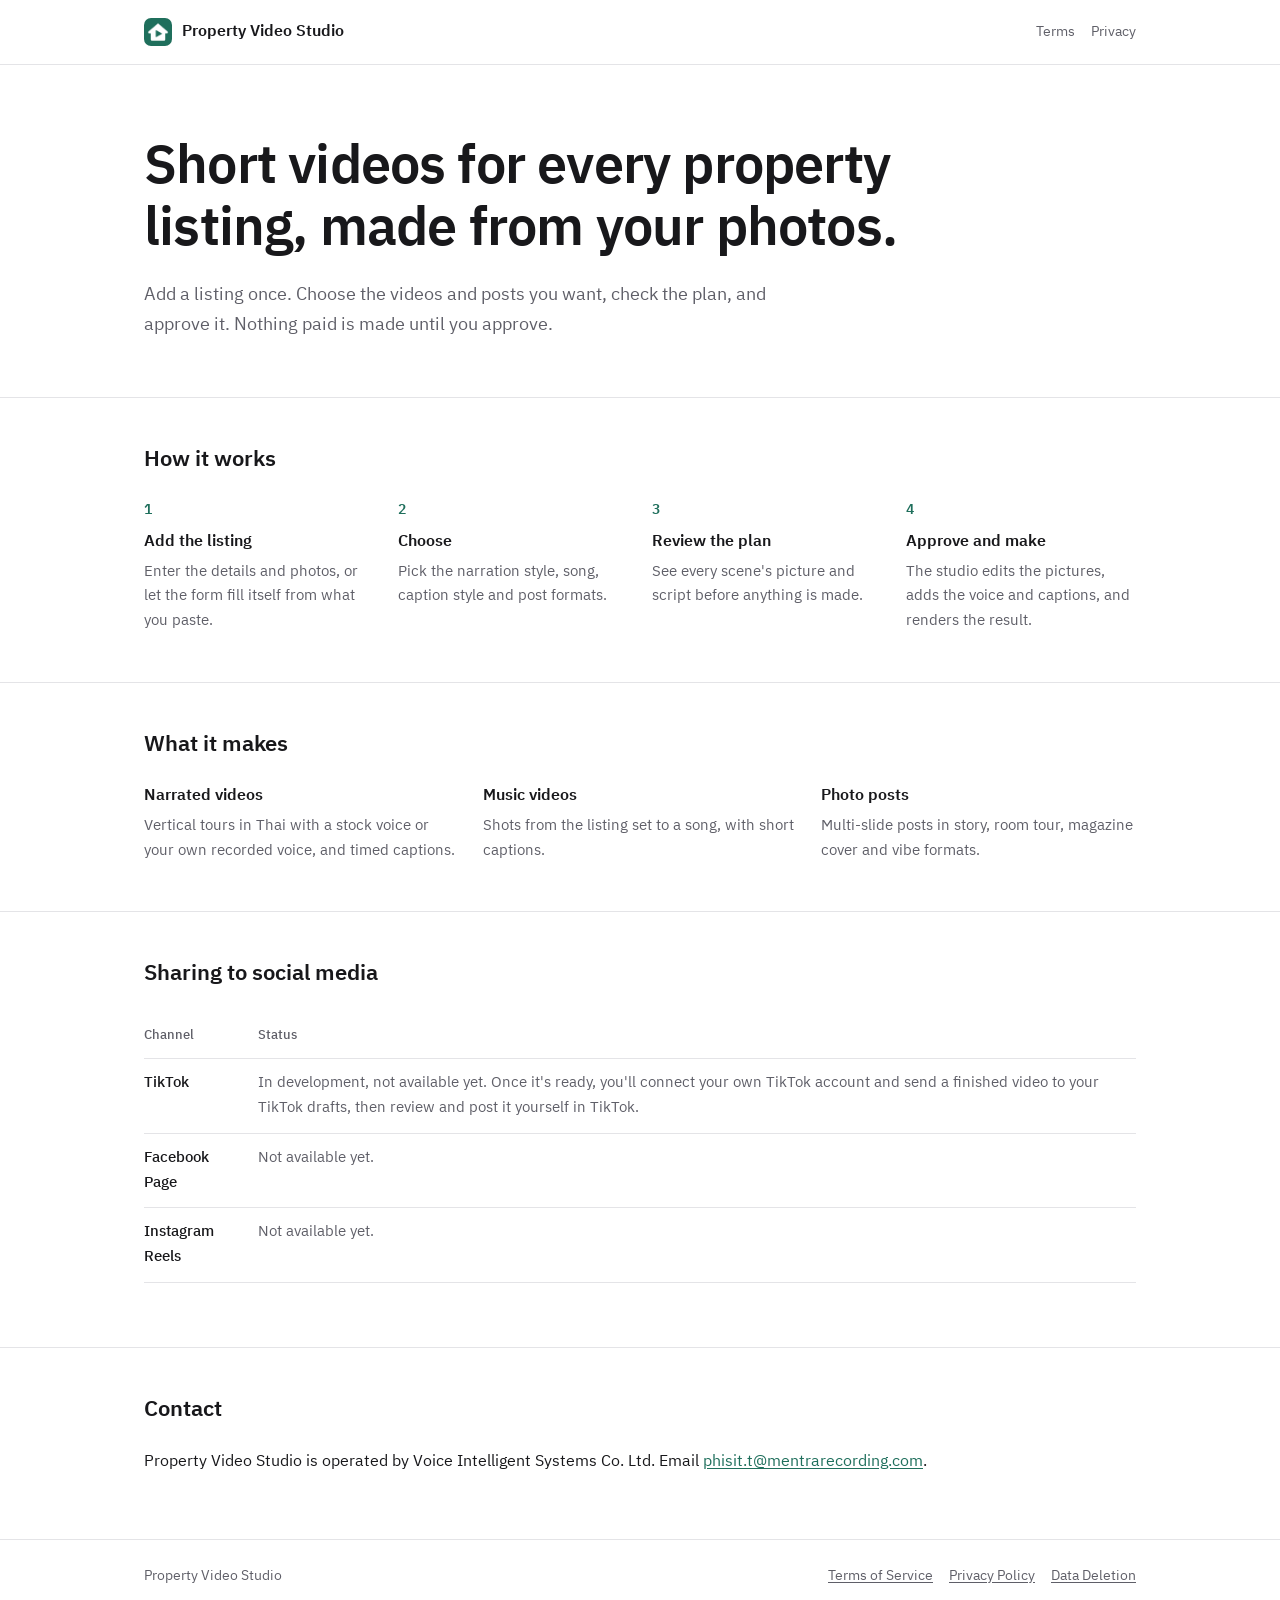
<file: index.html>
<!doctype html>
<html lang="en">
<head>
<meta charset="utf-8">
<meta name="viewport" content="width=device-width, initial-scale=1">
<title>Property Video Studio</title>
<meta name="description" content="Turn property listing photos into short videos and photo posts, with narration, captions and music.">
<link rel="icon" href="favicon.png">
<link rel="stylesheet" href="site.css">
</head>
<body>
<header class="top"><div class="wrap">
  <a class="brand" href="./"><img src="icon-1024.png" alt="">Property Video Studio</a>
  <nav class="links" aria-label="Main"><a href="terms/">Terms</a><a href="privacy/">Privacy</a></nav>
</div></header>

<main>
  <div class="wrap hero">
    <h1>Short videos for every property listing, made from your photos.</h1>
    <p>Add a listing once. Choose the videos and posts you want, check the plan, and approve it. Nothing paid is made until you approve.</p>
  </div>

  <section class="band"><div class="wrap">
    <h2>How it works</h2>
    <ol class="steps">
      <li><b>Add the listing</b><span>Enter the details and photos, or let the form fill itself from what you paste.</span></li>
      <li><b>Choose</b><span>Pick the narration style, song, caption style and post formats.</span></li>
      <li><b>Review the plan</b><span>See every scene's picture and script before anything is made.</span></li>
      <li><b>Approve and make</b><span>The studio edits the pictures, adds the voice and captions, and renders the result.</span></li>
    </ol>
  </div></section>

  <section class="band"><div class="wrap">
    <h2>What it makes</h2>
    <div class="kinds">
      <div><b>Narrated videos</b><span>Vertical tours in Thai with a stock voice or your own recorded voice, and timed captions.</span></div>
      <div><b>Music videos</b><span>Shots from the listing set to a song, with short captions.</span></div>
      <div><b>Photo posts</b><span>Multi-slide posts in story, room tour, magazine cover and vibe formats.</span></div>
    </div>
  </div></section>

  <section class="band"><div class="wrap">
    <h2>Sharing to social media</h2>
    <div class="scroll"><table class="status">
      <thead><tr><th scope="col">Channel</th><th scope="col">Status</th></tr></thead>
      <tbody>
        <tr><th scope="row">TikTok</th><td>In development, not available yet. Once it's ready, you'll connect your own TikTok account and send a finished video to your TikTok drafts, then review and post it yourself in TikTok.</td></tr>
        <tr><th scope="row">Facebook Page</th><td>Not available yet.</td></tr>
        <tr><th scope="row">Instagram Reels</th><td>Not available yet.</td></tr>
      </tbody>
    </table></div>
  </div></section>

  <section class="band"><div class="wrap">
    <h2>Contact</h2>
    <p>Property Video Studio is operated by Voice Intelligent Systems Co. Ltd. Email <a href="mailto:phisit.t@mentrarecording.com">phisit.t@mentrarecording.com</a>.</p>
  </div></section>
</main>

<footer><div class="wrap">
  <span>Property Video Studio</span>
  <nav aria-label="Legal"><a href="terms/">Terms of Service</a><a href="privacy/">Privacy Policy</a><a href="data-deletion/">Data Deletion</a></nav>
</div></footer>
</body>
</html>
</file>
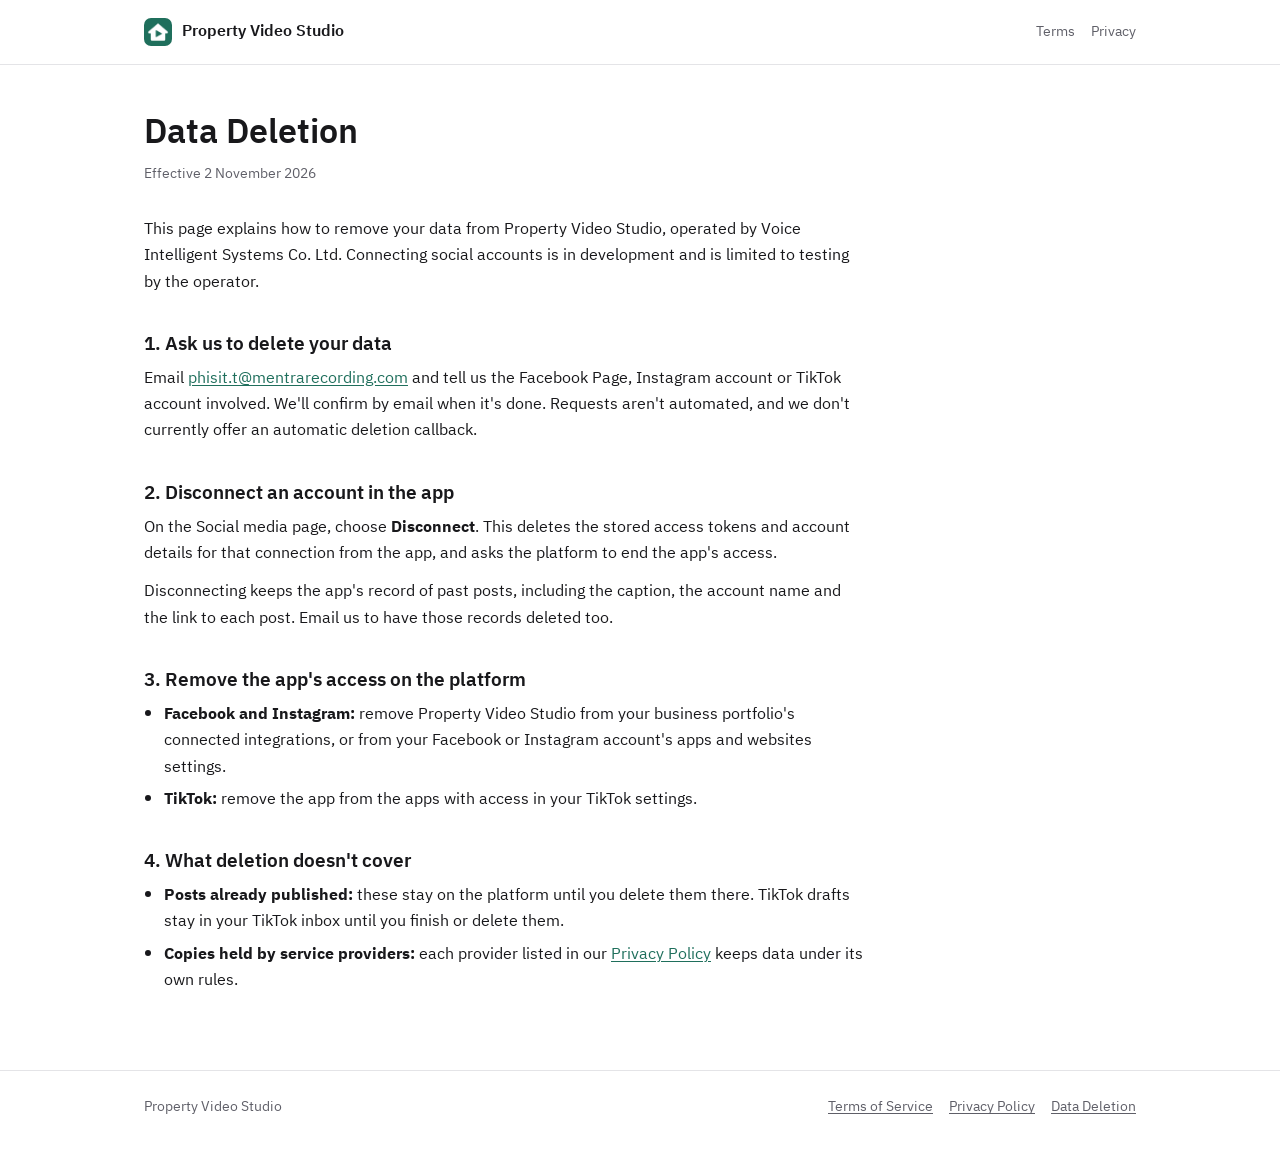
<file: data-deletion/index.html>
<!doctype html>
<html lang="en">
<head>
<meta charset="utf-8">
<meta name="viewport" content="width=device-width, initial-scale=1">
<title>Data Deletion · Property Video Studio</title>
<link rel="icon" href="../favicon.png">
<link rel="stylesheet" href="../site.css">
</head>
<body>
<header class="top"><div class="wrap">
  <a class="brand" href="../"><img src="../icon-1024.png" alt="">Property Video Studio</a>
  <nav class="links" aria-label="Main"><a href="../terms/">Terms</a><a href="../privacy/">Privacy</a></nav>
</div></header>

<main class="wrap doc"><div class="prose">
  <h1>Data Deletion</h1>
  <p class="meta">Effective 2 November 2026</p>

  <p>This page explains how to remove your data from Property Video Studio, operated by Voice Intelligent Systems Co. Ltd. Connecting social accounts is in development and is limited to testing by the operator.</p>

  <h2>1. Ask us to delete your data</h2>
  <p>Email <a href="mailto:phisit.t@mentrarecording.com">phisit.t@mentrarecording.com</a> and tell us the Facebook Page, Instagram account or TikTok account involved. We'll confirm by email when it's done. Requests aren't automated, and we don't currently offer an automatic deletion callback.</p>

  <h2>2. Disconnect an account in the app</h2>
  <p>On the Social media page, choose <b>Disconnect</b>. This deletes the stored access tokens and account details for that connection from the app, and asks the platform to end the app's access.</p>
  <p>Disconnecting keeps the app's record of past posts, including the caption, the account name and the link to each post. Email us to have those records deleted too.</p>

  <h2>3. Remove the app's access on the platform</h2>
  <ul>
    <li><b>Facebook and Instagram:</b> remove Property Video Studio from your business portfolio's connected integrations, or from your Facebook or Instagram account's apps and websites settings.</li>
    <li><b>TikTok:</b> remove the app from the apps with access in your TikTok settings.</li>
  </ul>

  <h2>4. What deletion doesn't cover</h2>
  <ul>
    <li><b>Posts already published:</b> these stay on the platform until you delete them there. TikTok drafts stay in your TikTok inbox until you finish or delete them.</li>
    <li><b>Copies held by service providers:</b> each provider listed in our <a href="../privacy/">Privacy Policy</a> keeps data under its own rules.</li>
  </ul>
</div></main>

<footer><div class="wrap">
  <span>Property Video Studio</span>
  <nav aria-label="Legal"><a href="../terms/">Terms of Service</a><a href="../privacy/">Privacy Policy</a><a href="../data-deletion/">Data Deletion</a></nav>
</div></footer>
</body>
</html>
</file>
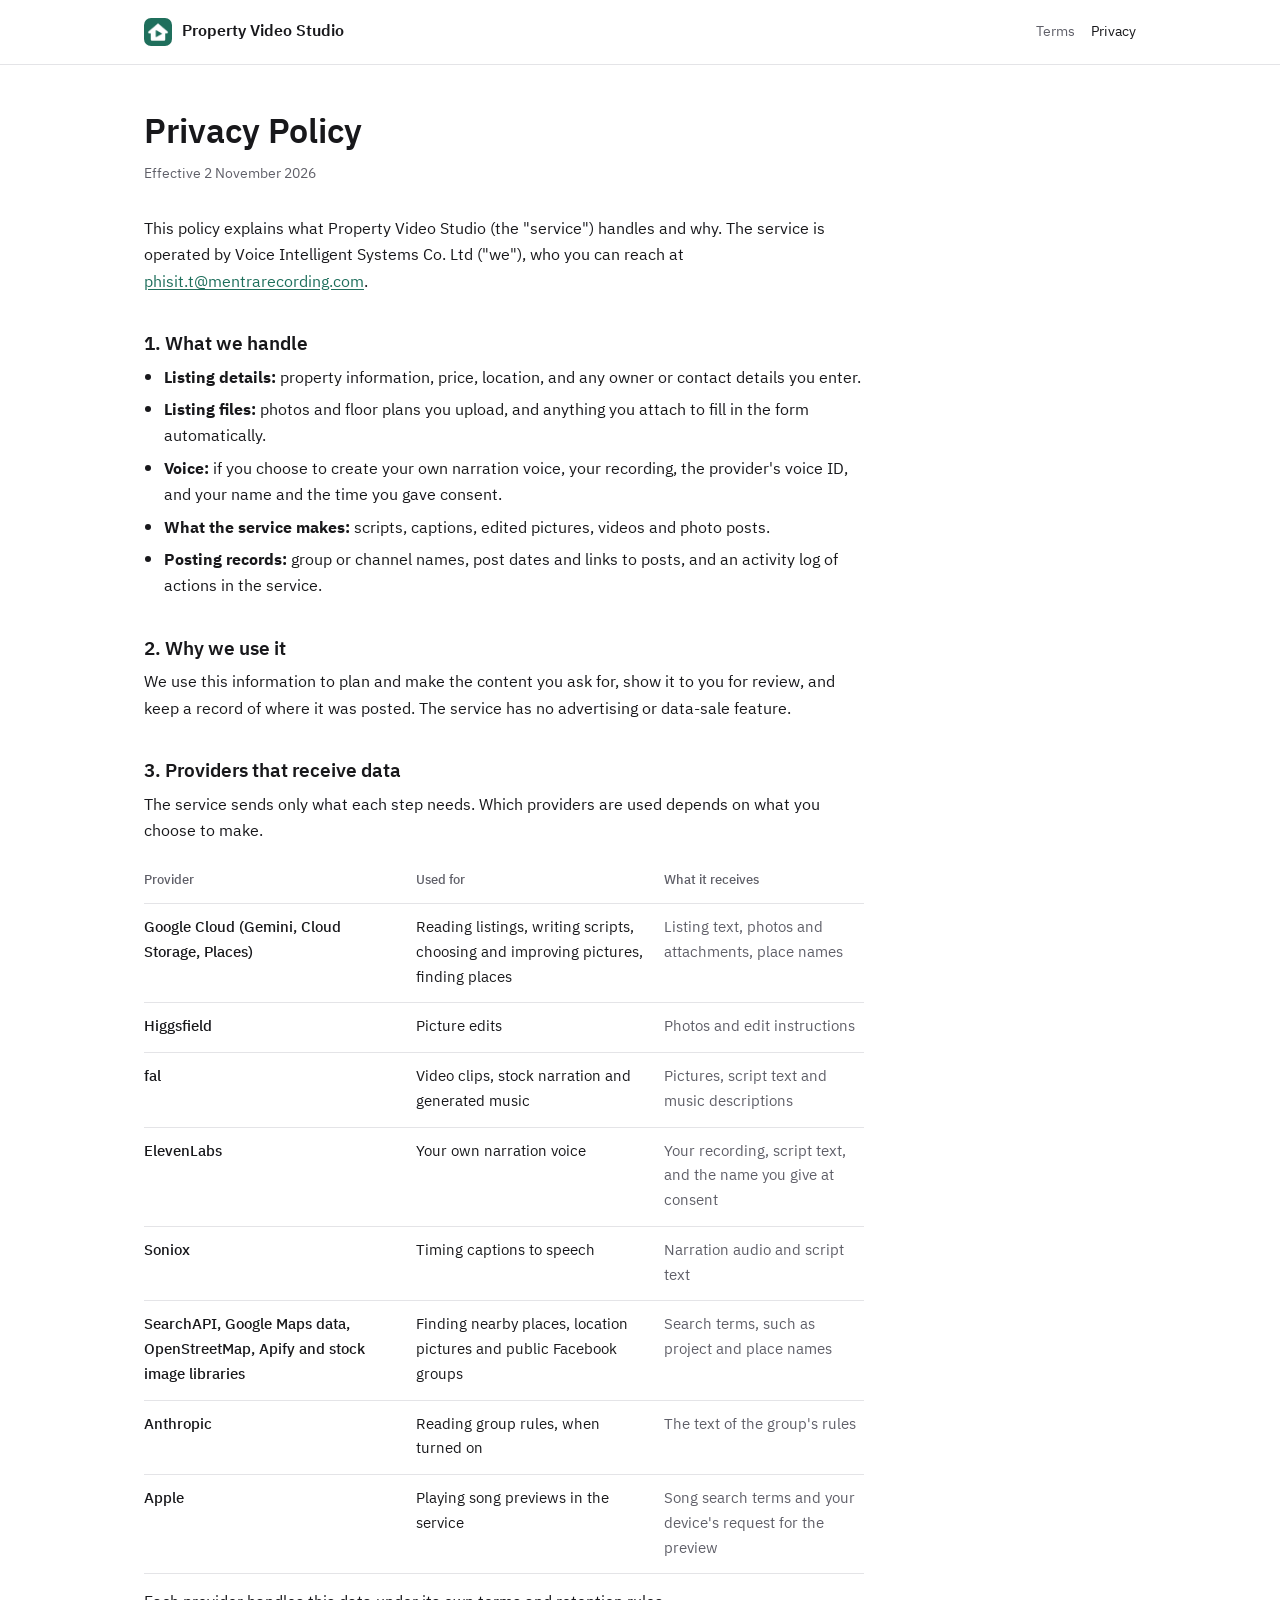
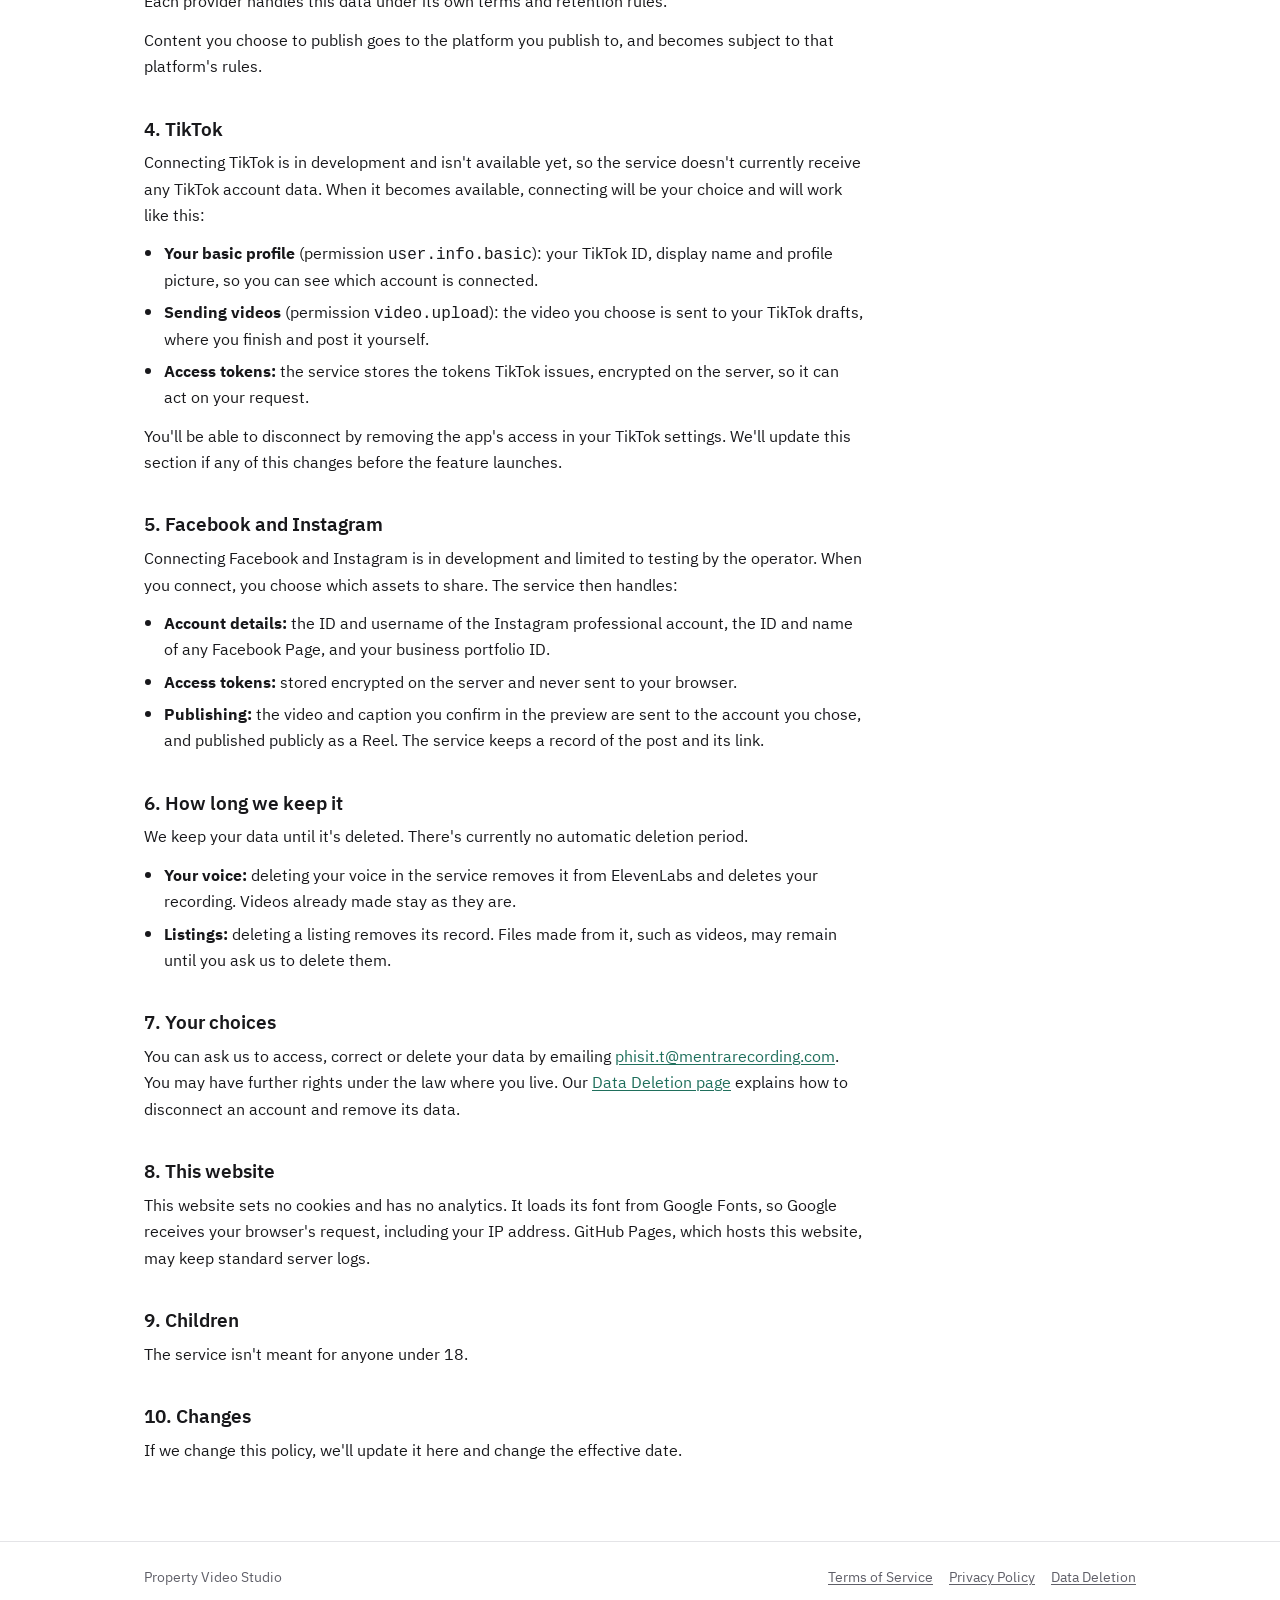
<file: privacy/index.html>
<!doctype html>
<html lang="en">
<head>
<meta charset="utf-8">
<meta name="viewport" content="width=device-width, initial-scale=1">
<title>Privacy Policy · Property Video Studio</title>
<link rel="icon" href="../favicon.png">
<link rel="stylesheet" href="../site.css">
</head>
<body>
<header class="top"><div class="wrap">
  <a class="brand" href="../"><img src="../icon-1024.png" alt="">Property Video Studio</a>
  <nav class="links" aria-label="Main"><a href="../terms/">Terms</a><a href="../privacy/" aria-current="page">Privacy</a></nav>
</div></header>

<main class="wrap doc"><div class="prose">
  <h1>Privacy Policy</h1>
  <p class="meta">Effective 2 November 2026</p>

  <p>This policy explains what Property Video Studio (the "service") handles and why. The service is operated by Voice Intelligent Systems Co. Ltd ("we"), who you can reach at <a href="mailto:phisit.t@mentrarecording.com">phisit.t@mentrarecording.com</a>.</p>

  <h2>1. What we handle</h2>
  <ul>
    <li><b>Listing details:</b> property information, price, location, and any owner or contact details you enter.</li>
    <li><b>Listing files:</b> photos and floor plans you upload, and anything you attach to fill in the form automatically.</li>
    <li><b>Voice:</b> if you choose to create your own narration voice, your recording, the provider's voice ID, and your name and the time you gave consent.</li>
    <li><b>What the service makes:</b> scripts, captions, edited pictures, videos and photo posts.</li>
    <li><b>Posting records:</b> group or channel names, post dates and links to posts, and an activity log of actions in the service.</li>
  </ul>

  <h2>2. Why we use it</h2>
  <p>We use this information to plan and make the content you ask for, show it to you for review, and keep a record of where it was posted. The service has no advertising or data-sale feature.</p>

  <h2>3. Providers that receive data</h2>
  <p>The service sends only what each step needs. Which providers are used depends on what you choose to make.</p>
  <div class="scroll"><table class="status">
    <thead><tr><th scope="col">Provider</th><th scope="col">Used for</th><th scope="col">What it receives</th></tr></thead>
    <tbody>
      <tr><th scope="row">Google Cloud (Gemini, Cloud Storage, Places)</th><td>Reading listings, writing scripts, choosing and improving pictures, finding places</td><td>Listing text, photos and attachments, place names</td></tr>
      <tr><th scope="row">Higgsfield</th><td>Picture edits</td><td>Photos and edit instructions</td></tr>
      <tr><th scope="row">fal</th><td>Video clips, stock narration and generated music</td><td>Pictures, script text and music descriptions</td></tr>
      <tr><th scope="row">ElevenLabs</th><td>Your own narration voice</td><td>Your recording, script text, and the name you give at consent</td></tr>
      <tr><th scope="row">Soniox</th><td>Timing captions to speech</td><td>Narration audio and script text</td></tr>
      <tr><th scope="row">SearchAPI, Google Maps data, OpenStreetMap, Apify and stock image libraries</th><td>Finding nearby places, location pictures and public Facebook groups</td><td>Search terms, such as project and place names</td></tr>
      <tr><th scope="row">Anthropic</th><td>Reading group rules, when turned on</td><td>The text of the group's rules</td></tr>
      <tr><th scope="row">Apple</th><td>Playing song previews in the service</td><td>Song search terms and your device's request for the preview</td></tr>
    </tbody>
  </table></div>
  <p>Each provider handles this data under its own terms and retention rules.</p>
  <p>Content you choose to publish goes to the platform you publish to, and becomes subject to that platform's rules.</p>

  <h2>4. TikTok</h2>
  <p>Connecting TikTok is in development and isn't available yet, so the service doesn't currently receive any TikTok account data. When it becomes available, connecting will be your choice and will work like this:</p>
  <ul>
    <li><b>Your basic profile</b> (permission <code>user.info.basic</code>): your TikTok ID, display name and profile picture, so you can see which account is connected.</li>
    <li><b>Sending videos</b> (permission <code>video.upload</code>): the video you choose is sent to your TikTok drafts, where you finish and post it yourself.</li>
    <li><b>Access tokens:</b> the service stores the tokens TikTok issues, encrypted on the server, so it can act on your request.</li>
  </ul>
  <p>You'll be able to disconnect by removing the app's access in your TikTok settings. We'll update this section if any of this changes before the feature launches.</p>

  <h2>5. Facebook and Instagram</h2>
  <p>Connecting Facebook and Instagram is in development and limited to testing by the operator. When you connect, you choose which assets to share. The service then handles:</p>
  <ul>
    <li><b>Account details:</b> the ID and username of the Instagram professional account, the ID and name of any Facebook Page, and your business portfolio ID.</li>
    <li><b>Access tokens:</b> stored encrypted on the server and never sent to your browser.</li>
    <li><b>Publishing:</b> the video and caption you confirm in the preview are sent to the account you chose, and published publicly as a Reel. The service keeps a record of the post and its link.</li>
  </ul>

  <h2>6. How long we keep it</h2>
  <p>We keep your data until it's deleted. There's currently no automatic deletion period.</p>
  <ul>
    <li><b>Your voice:</b> deleting your voice in the service removes it from ElevenLabs and deletes your recording. Videos already made stay as they are.</li>
    <li><b>Listings:</b> deleting a listing removes its record. Files made from it, such as videos, may remain until you ask us to delete them.</li>
  </ul>

  <h2>7. Your choices</h2>
  <p>You can ask us to access, correct or delete your data by emailing <a href="mailto:phisit.t@mentrarecording.com">phisit.t@mentrarecording.com</a>. You may have further rights under the law where you live. Our <a href="../data-deletion/">Data Deletion page</a> explains how to disconnect an account and remove its data.</p>

  <h2>8. This website</h2>
  <p>This website sets no cookies and has no analytics. It loads its font from Google Fonts, so Google receives your browser's request, including your IP address. GitHub Pages, which hosts this website, may keep standard server logs.</p>

  <h2>9. Children</h2>
  <p>The service isn't meant for anyone under 18.</p>

  <h2>10. Changes</h2>
  <p>If we change this policy, we'll update it here and change the effective date.</p>
</div></main>

<footer><div class="wrap">
  <span>Property Video Studio</span>
  <nav aria-label="Legal"><a href="../terms/">Terms of Service</a><a href="../privacy/">Privacy Policy</a><a href="../data-deletion/">Data Deletion</a></nav>
</div></footer>
</body>
</html>
</file>
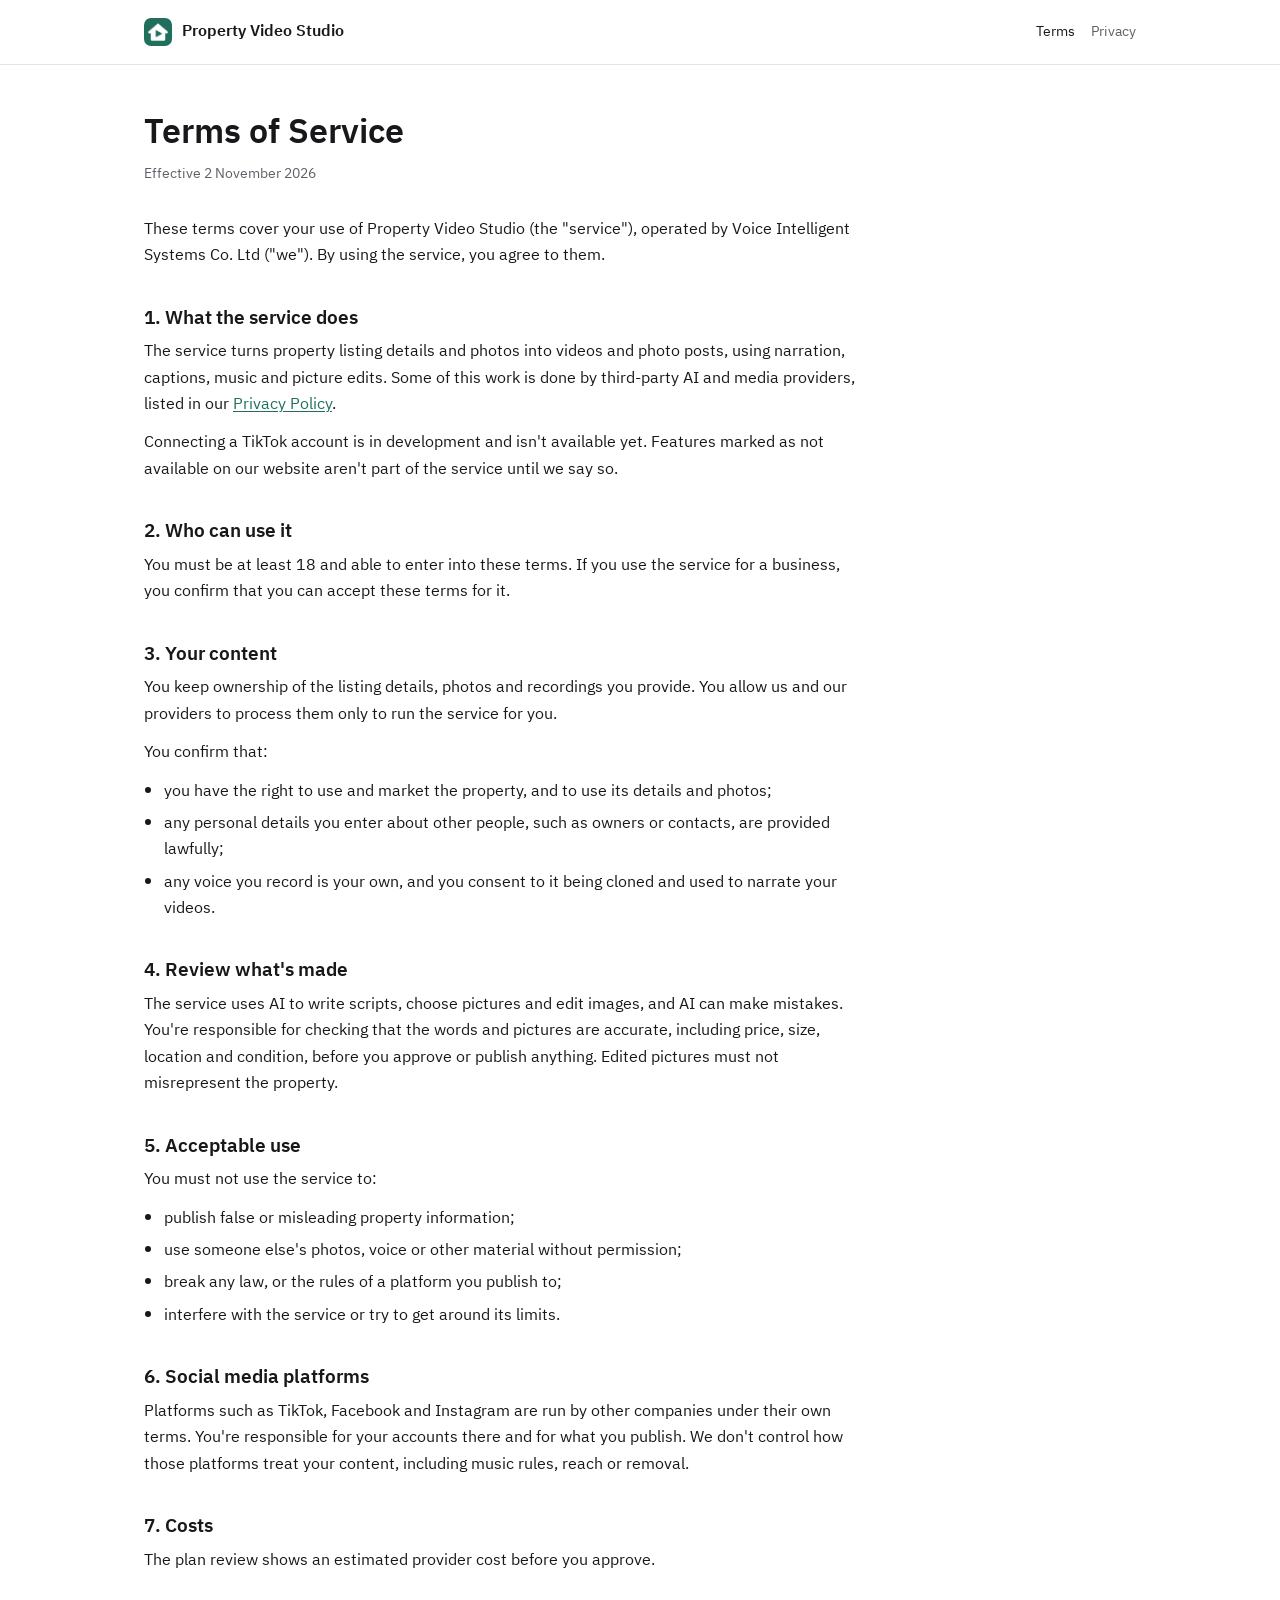
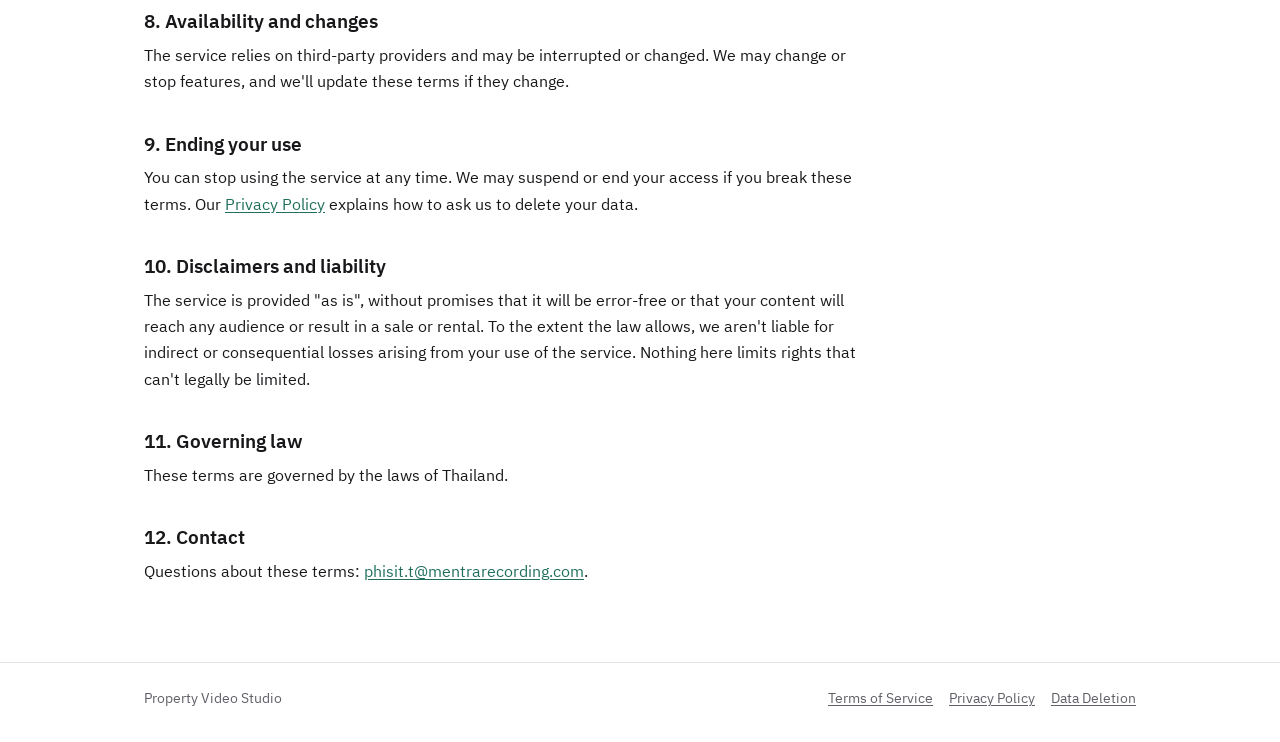
<file: terms/index.html>
<!doctype html>
<html lang="en">
<head>
<meta charset="utf-8">
<meta name="viewport" content="width=device-width, initial-scale=1">
<title>Terms of Service · Property Video Studio</title>
<link rel="icon" href="../favicon.png">
<link rel="stylesheet" href="../site.css">
</head>
<body>
<header class="top"><div class="wrap">
  <a class="brand" href="../"><img src="../icon-1024.png" alt="">Property Video Studio</a>
  <nav class="links" aria-label="Main"><a href="../terms/" aria-current="page">Terms</a><a href="../privacy/">Privacy</a></nav>
</div></header>

<main class="wrap doc"><div class="prose">
  <h1>Terms of Service</h1>
  <p class="meta">Effective 2 November 2026</p>

  <p>These terms cover your use of Property Video Studio (the "service"), operated by Voice Intelligent Systems Co. Ltd ("we"). By using the service, you agree to them.</p>

  <h2>1. What the service does</h2>
  <p>The service turns property listing details and photos into videos and photo posts, using narration, captions, music and picture edits. Some of this work is done by third-party AI and media providers, listed in our <a href="../privacy/">Privacy Policy</a>.</p>
  <p>Connecting a TikTok account is in development and isn't available yet. Features marked as not available on our website aren't part of the service until we say so.</p>

  <h2>2. Who can use it</h2>
  <p>You must be at least 18 and able to enter into these terms. If you use the service for a business, you confirm that you can accept these terms for it.</p>

  <h2>3. Your content</h2>
  <p>You keep ownership of the listing details, photos and recordings you provide. You allow us and our providers to process them only to run the service for you.</p>
  <p>You confirm that:</p>
  <ul>
    <li>you have the right to use and market the property, and to use its details and photos;</li>
    <li>any personal details you enter about other people, such as owners or contacts, are provided lawfully;</li>
    <li>any voice you record is your own, and you consent to it being cloned and used to narrate your videos.</li>
  </ul>

  <h2>4. Review what's made</h2>
  <p>The service uses AI to write scripts, choose pictures and edit images, and AI can make mistakes. You're responsible for checking that the words and pictures are accurate, including price, size, location and condition, before you approve or publish anything. Edited pictures must not misrepresent the property.</p>

  <h2>5. Acceptable use</h2>
  <p>You must not use the service to:</p>
  <ul>
    <li>publish false or misleading property information;</li>
    <li>use someone else's photos, voice or other material without permission;</li>
    <li>break any law, or the rules of a platform you publish to;</li>
    <li>interfere with the service or try to get around its limits.</li>
  </ul>

  <h2>6. Social media platforms</h2>
  <p>Platforms such as TikTok, Facebook and Instagram are run by other companies under their own terms. You're responsible for your accounts there and for what you publish. We don't control how those platforms treat your content, including music rules, reach or removal.</p>

  <h2>7. Costs</h2>
  <p>The plan review shows an estimated provider cost before you approve.</p>

  <h2>8. Availability and changes</h2>
  <p>The service relies on third-party providers and may be interrupted or changed. We may change or stop features, and we'll update these terms if they change.</p>

  <h2>9. Ending your use</h2>
  <p>You can stop using the service at any time. We may suspend or end your access if you break these terms. Our <a href="../privacy/">Privacy Policy</a> explains how to ask us to delete your data.</p>

  <h2>10. Disclaimers and liability</h2>
  <p>The service is provided "as is", without promises that it will be error-free or that your content will reach any audience or result in a sale or rental. To the extent the law allows, we aren't liable for indirect or consequential losses arising from your use of the service. Nothing here limits rights that can't legally be limited.</p>

  <h2>11. Governing law</h2>
  <p>These terms are governed by the laws of Thailand.</p>

  <h2>12. Contact</h2>
  <p>Questions about these terms: <a href="mailto:phisit.t@mentrarecording.com">phisit.t@mentrarecording.com</a>.</p>
</div></main>

<footer><div class="wrap">
  <span>Property Video Studio</span>
  <nav aria-label="Legal"><a href="../terms/">Terms of Service</a><a href="../privacy/">Privacy Policy</a><a href="../data-deletion/">Data Deletion</a></nav>
</div></footer>
</body>
</html>
</file>
<file: site.css>
@import url("https://fonts.googleapis.com/css2?family=IBM+Plex+Sans+Thai:wght@400;500;600&display=swap");

:root {
  --ink: #18181b;
  --muted: #5f5f68;
  --line: #e4e4e7;
  --paper: #ffffff;
  --soft: #f4f4f5;
  --accent: #1f6f5c;
  --todo-bg: #fff3c4;
  --todo-ink: #6b4e00;
}
@media (prefers-color-scheme: dark) {
  :root {
    --ink: #f4f4f5;
    --muted: #a8a8b0;
    --line: #34343a;
    --paper: #18181b;
    --soft: #232327;
    --accent: #5cc2a8;
    --todo-bg: #4a3a08;
    --todo-ink: #ffe28a;
  }
}

* { box-sizing: border-box; }
html { -webkit-text-size-adjust: 100%; }
body { margin: 0; background: var(--paper); color: var(--ink); font: 400 16px/1.65 "IBM Plex Sans Thai", system-ui, sans-serif; }
a { color: var(--accent); text-underline-offset: 2px; }
a:focus-visible { outline: 2px solid var(--accent); outline-offset: 2px; border-radius: 2px; }
.wrap { max-width: 1040px; margin: 0 auto; padding-inline: 24px; }
.prose { max-width: 720px; }

header.top { border-bottom: 1px solid var(--line); }
header.top .wrap { display: flex; align-items: center; justify-content: space-between; gap: 16px; min-height: 64px; }
.brand { display: inline-flex; align-items: center; gap: 10px; color: inherit; font-weight: 600; text-decoration: none; }
.brand img { width: 28px; height: 28px; border-radius: 7px; }
nav.links { display: flex; gap: 16px; font-size: 14px; }
nav.links a { color: var(--muted); text-decoration: none; padding: 10px 0; }
nav.links a:hover, nav.links a[aria-current] { color: var(--ink); }

.hero { padding-block: 72px 56px; }
.hero h1 { max-width: 16em; margin: 0; font-size: clamp(34px, 6vw, 54px); font-weight: 600; line-height: 1.15; letter-spacing: -0.015em; }
.hero p { max-width: 36em; margin: 20px 0 0; color: var(--muted); font-size: 18px; }

section.band { padding: 48px 0; border-top: 1px solid var(--line); }
section.band h2 { margin: 0 0 24px; font-size: 22px; font-weight: 600; line-height: 1.3; }

.steps { display: grid; grid-template-columns: repeat(4, minmax(0, 1fr)); gap: 24px; margin: 0; padding: 0; list-style: none; counter-reset: step; }
.steps li { counter-increment: step; }
.steps li::before { content: counter(step); display: block; margin-bottom: 8px; color: var(--accent); font-size: 14px; font-weight: 600; font-variant-numeric: tabular-nums; }
.steps b, .kinds b { display: block; font-weight: 600; }
.steps span, .kinds span { display: block; margin-top: 4px; color: var(--muted); font-size: 15px; }

.kinds { display: grid; grid-template-columns: repeat(3, minmax(0, 1fr)); gap: 24px; }

.status { width: 100%; border-collapse: collapse; font-size: 15px; }
.status th, .status td { padding: 12px 16px 12px 0; border-bottom: 1px solid var(--line); text-align: left; vertical-align: top; }
.status th { font-weight: 500; }
.status td:last-child { padding-right: 0; color: var(--muted); }
.status thead th { color: var(--muted); font-size: 13px; }

.doc { padding-block: 48px 64px; }
.doc h1 { margin: 0; font-size: 34px; font-weight: 600; line-height: 1.2; }
.doc .meta { margin: 8px 0 32px; color: var(--muted); font-size: 14px; }
.doc h2 { margin: 36px 0 8px; font-size: 19px; font-weight: 600; line-height: 1.35; }
.doc p, .doc ul { margin: 0 0 12px; }
.doc ul { padding-left: 20px; }
.doc li { margin-bottom: 6px; }
.scroll { overflow-x: auto; margin-bottom: 16px; }

.todo { padding: 1px 5px; border-radius: 4px; background: var(--todo-bg); color: var(--todo-ink); font-size: .94em; font-weight: 500; }

footer { border-top: 1px solid var(--line); color: var(--muted); font-size: 14px; }
footer .wrap { display: flex; flex-wrap: wrap; justify-content: space-between; gap: 8px 24px; padding-top: 24px; padding-bottom: 32px; }
footer nav { display: flex; flex-wrap: wrap; gap: 4px 16px; }
footer a { color: inherit; }

@media (max-width: 760px) {
  .wrap { padding-inline: 16px; }
  .hero { padding-block: 48px 40px; }
  .steps { grid-template-columns: repeat(2, minmax(0, 1fr)); }
  .kinds { grid-template-columns: minmax(0, 1fr); }
}
@media (max-width: 420px) {
  .steps { grid-template-columns: minmax(0, 1fr); }
}
</file>
